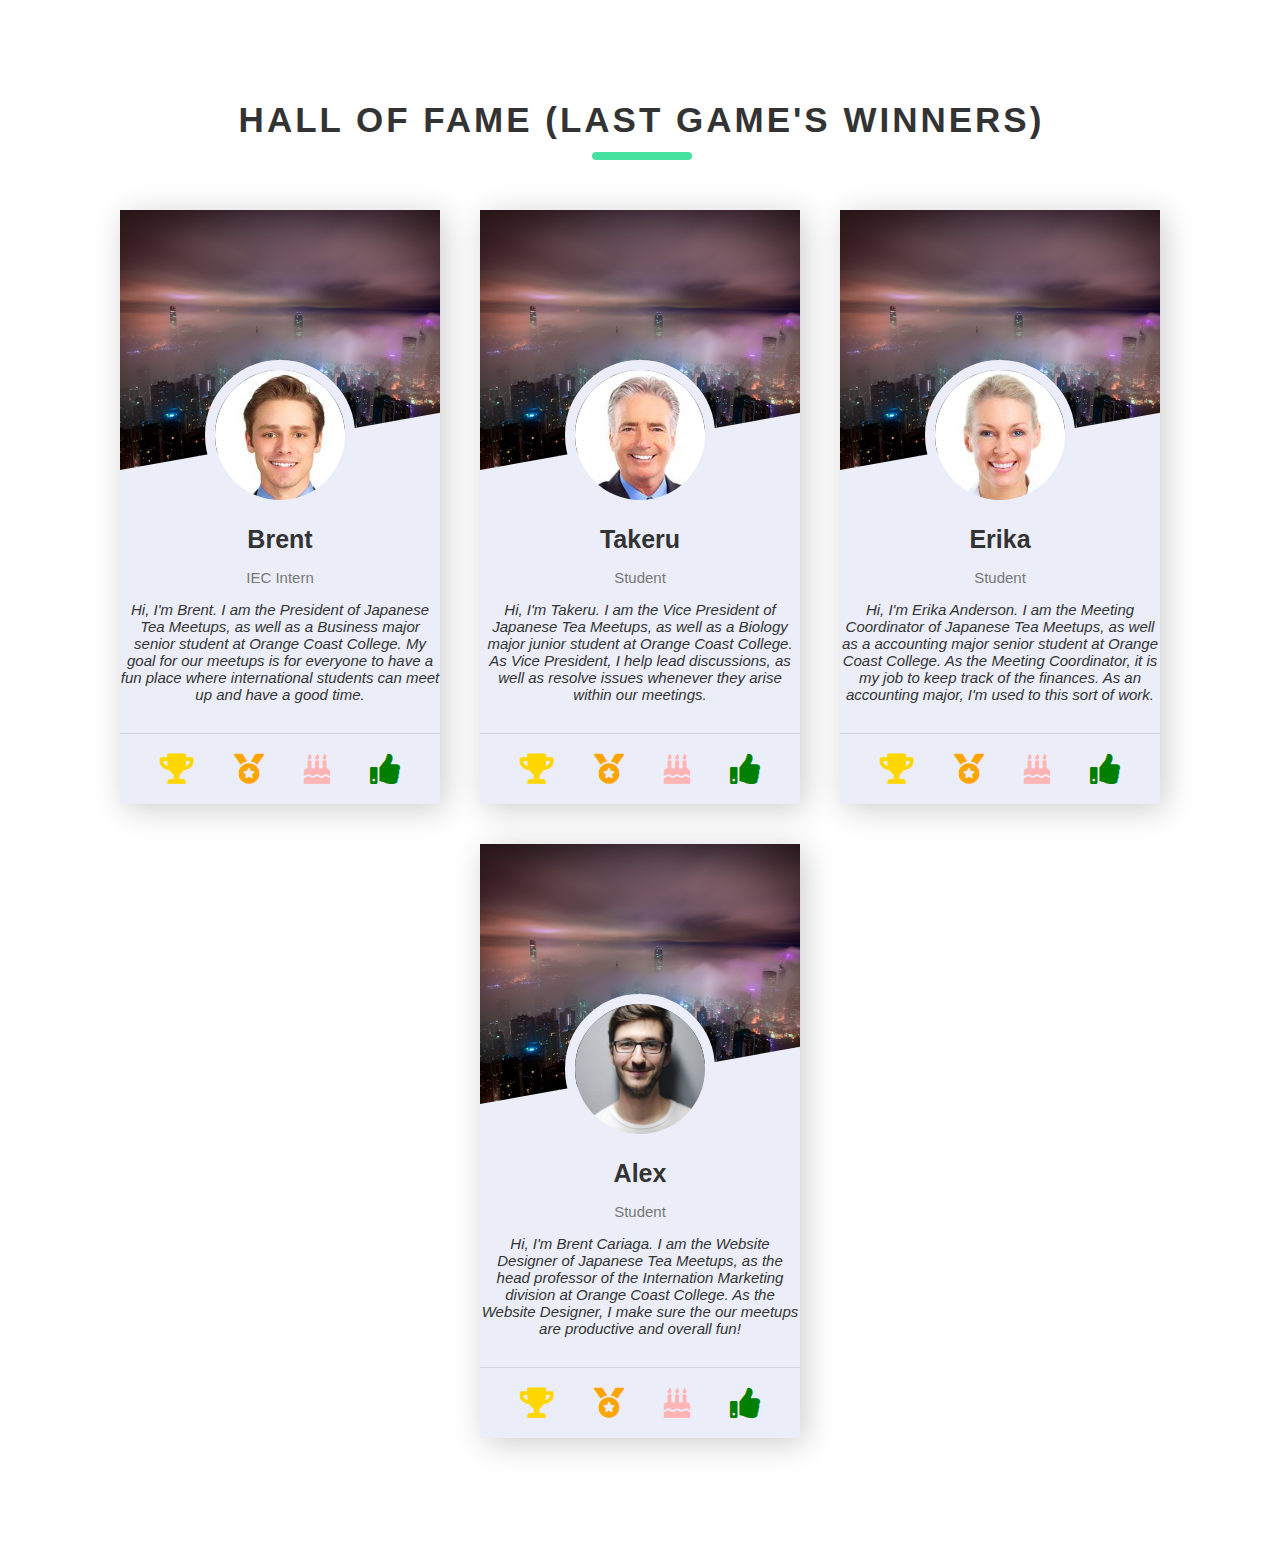
<file: html/hall_of_fame.html>
<!DOCTYPE html>
<html lang="en">
  <head>
    <meta charset="UTF-8" />
    <meta name="viewport" content="width=device-width, initial-scale=1.0" />

    <!-- Favicon -->
    <link
      rel="apple-touch-icon"
      sizes="180x180"
      href="../hall_of_fame-files/favicon3/apple-touch-icon.png"
    />
    <link
      rel="icon"
      type="image/png"
      sizes="32x32"
      href="../hall_of_fame-files/favicon3/favicon-32x32.png"
    />
    <link
      rel="icon"
      type="image/png"
      sizes="16x16"
      href="../hall_of_fame-files/favicon3/favicon-16x16.png"
    />
    <!-- 
    <link
      rel="manifest"
      href="../hall_of_fame-files/favicon/site.webmanifest"
    />
    -->
    <link rel="icon" href="../hall_of_fame-files/favicon/favicon.ico" />
    <!-- Favicon -->

    <link
      rel="stylesheet"
      href="https://use.fontawesome.com/releases/v5.6.3/css/all.css"
    />
    <link rel="stylesheet" href="../hall_of_fame-files/css/style.css" />
    <title>Hall of Fame</title>
  </head>
  <body>
    <section id="card-new">
      <div class="container">
        <h1 class="heading-new">Hall of Fame (Last Game's Winners)</h1>
        <div class="card-new-wrapper">
          <!-- Card 1 -->
          <div class="card-new">
            <img
              src="../hall_of_fame-files/img/card-bg.jpg"
              alt="card-new background"
              class="card-new-img"
            />
            <img
              src="../hall_of_fame-files/img/profile2.jpg"
              alt="profile image"
              class="profile-img-new"
            />
            <h1>Brent</h1>
            <!-- <p class="job-title-new">President</p> -->
            <!-- <p class="job-title-new">Speaker of the House</p> -->
            <p class="job-title-new">IEC Intern</p>
            <p class="about-new">
              Hi, I'm Brent. I am the President of Japanese Tea Meetups, as well
              as a Business major senior student at Orange Coast College. My
              goal for our meetups is for everyone to have a fun place where
              international students can meet up and have a good time.
            </p>
            <ul class="social-media-new">
              <li>
                <a href="#" class="ahref-new team"
                  ><i class="fas fa-trophy"></i
                ></a>
              </li>
              <li>
                <a href="#" class="ahref-new team"
                  ><i class="fas fa-medal"></i
                ></a>
              </li>
              <li>
                <a href="#" class="ahref-new team"
                  ><i class="fas fa-birthday-cake"></i
                ></a>
              </li>
              <li>
                <a href="#" class="ahref-new team"
                  ><i class="fas fa-thumbs-up"></i
                ></a>
              </li>
            </ul>
          </div>
          <!-- Card 2 -->
          <div class="card-new">
            <img
              src="../hall_of_fame-files/img/card-bg.jpg"
              alt="card-new background"
              class="card-new-img"
            />
            <img
              src="../hall_of_fame-files/img/profile4.jpg"
              alt="profile image"
              class="profile-img-new"
            />
            <h1>Takeru</h1>
            <!-- <p class="job-title-new">Vice President</p> -->
            <!-- <p class="job-title-new">Majority Leader</p> -->
            <p class="job-title-new">Student</p>
            <p class="about-new">
              Hi, I'm Takeru. I am the Vice President of Japanese Tea Meetups,
              as well as a Biology major junior student at Orange Coast College.
              As Vice President, I help lead discussions, as well as resolve
              issues whenever they arise within our meetings.
            </p>
            <ul class="social-media-new">
              <li>
                <a href="#" class="ahref-new team"
                  ><i class="fas fa-trophy"></i
                ></a>
              </li>
              <li>
                <a href="#" class="ahref-new team"
                  ><i class="fas fa-medal"></i
                ></a>
              </li>
              <li>
                <a href="#" class="ahref-new team"
                  ><i class="fas fa-birthday-cake"></i
                ></a>
              </li>
              <li>
                <a href="#" class="ahref-new team"
                  ><i class="fas fa-thumbs-up"></i
                ></a>
              </li>
            </ul>
          </div>
          <!-- Card 3 -->
          <div class="card-new">
            <img
              src="../hall_of_fame-files/img/card-bg.jpg"
              alt="card-new background"
              class="card-new-img"
            />
            <img
              src="../hall_of_fame-files/img/profile3.jpg"
              alt="profile image"
              class="profile-img-new"
            />
            <h1>Erika</h1>
            <!-- <p class="job-title-new">Treasurer</p> -->
            <!-- <p class="job-title-new">Majority Whip</p> -->
            <p class="job-title-new">Student</p>
            <p class="about-new">
              Hi, I'm Erika Anderson. I am the Meeting Coordinator of Japanese
              Tea Meetups, as well as a accounting major senior student at
              Orange Coast College. As the Meeting Coordinator, it is my job to
              keep track of the finances. As an accounting major, I'm used to
              this sort of work.
            </p>
            <ul class="social-media-new">
              <li>
                <a href="#" class="ahref-new team"
                  ><i class="fas fa-trophy"></i
                ></a>
              </li>
              <li>
                <a href="#" class="ahref-new team"
                  ><i class="fas fa-medal"></i
                ></a>
              </li>
              <li>
                <a href="#" class="ahref-new team"
                  ><i class="fas fa-birthday-cake"></i
                ></a>
              </li>
              <li>
                <a href="#" class="ahref-new team"
                  ><i class="fas fa-thumbs-up"></i
                ></a>
              </li>
            </ul>
          </div>
          <!-- Card 4 -->
          <div class="card-new">
            <img
              src="../hall_of_fame-files/img/card-bg.jpg"
              alt="card-new background"
              class="card-new-img"
            />
            <img
              src="../hall_of_fame-files/img/profile1.jpg"
              alt="profile image"
              class="profile-img-new"
            />
            <h1>Alex</h1>
            <!-- <p class="job-title-new">Club Advisor</p> -->
            <!-- <p class="job-title-new">Assistant Leader</p> -->
            <p class="job-title-new">Student</p>
            <p class="about-new">
              Hi, I'm Brent Cariaga. I am the Website Designer of Japanese Tea
              Meetups, as the head professor of the Internation Marketing
              division at Orange Coast College. As the Website Designer, I make
              sure the our meetups are productive and overall fun!
            </p>
            <ul class="social-media-new">
              <li>
                <a href="#" class="ahref-new team"
                  ><i class="fas fa-trophy"></i
                ></a>
              </li>
              <li>
                <a href="#" class="ahref-new team"
                  ><i class="fas fa-medal"></i
                ></a>
              </li>
              <li>
                <a href="#" class="ahref-new team"
                  ><i class="fas fa-birthday-cake"></i
                ></a>
              </li>
              <li>
                <a href="#" class="ahref-new team"
                  ><i class="fas fa-thumbs-up"></i
                ></a>
              </li>
            </ul>
          </div>
        </div>
      </div>
    </section>
  </body>
</html>
</file>
<file: hall_of_fame-files/css/style.css>
*,
section#card-new {
  margin: 0;
  padding: 0;
  box-sizing: border-box;
}

html,
section#card-new {
  font-size: 10px !important;
  font-family: "Roboto", sans-serif !important;
}

body,
section#card-new {
  overflow-x: hidden;
}

a.team {
  text-decoration: none;
  color: #fff;
}

section#card-new {
  padding: 10rem 0 !important;
  background-color: #fff;
}

.heading-new {
  text-transform: uppercase;
  font-size: 3.5rem !important;
  letter-spacing: 3px;
  margin-right: -3px;
  margin-bottom: 5rem;
  text-align: center;
  color: #333 !important;
  position: relative;
}

.heading-new::after {
  content: "";
  width: 10rem;
  height: 0.8rem;
  background-color: #45e19f;
  position: absolute;
  bottom: -2rem;
  left: 50%;
  transform: translateX(-50%);
  border-radius: 2rem;
}

.card-new-wrapper {
  display: flex;
  align-items: center;
  align-content: center;
  flex-direction: column;
}

.card-new {
  width: 32rem;
  background-color: #ebeef8;
  display: flex;
  flex-direction: column;
  align-items: center;
  justify-content: center;
  margin: 2rem 0;
  box-shadow: 0.5rem 0.5rem 3rem rgba(0, 0, 0, 0.2);
}

.card-new .card-new-img {
  width: 100%;
  height: 26rem;
  object-fit: cover;
  -webkit-clip-path: polygon(0 0, 100% 0, 100% 78%, 0% 100%);
  clip-path: polygon(0 0, 100% 0, 100% 78%, 0% 100%);
}

.profile-img-new {
  width: 15rem;
  height: 15rem;
  object-fit: cover;
  border-radius: 50%;
  margin-top: -11rem;
  z-index: 999;
  border: 1rem solid #ebeef8;
}

.card-new h1 {
  font-size: 2.5rem !important;
  color: #333 !important;
  margin: 1.5rem 0 !important;
}

.job-title-new {
  color: #777;
  font-size: 1.5rem;
  font-weight: 300;
}

.about-new {
  font-size: 1.5rem;
  margin: 1.5rem 0;
  font-style: italic;
  text-align: center;
  color: #333;
}

.card-new .btn-new {
  padding: 1rem 2.5rem;
  background-color: #445ae3;
  border-radius: 2rem;
  margin: 1rem 0;
  text-transform: uppercase;
  color: #eee;
  font-size: 1.4rem;
  transition: all 0.5s;
}

.card-new .btn-new:hover {
  transform: translateY(-2px);
  box-shadow: 0.5rem 0.5rem 2rem rgba(0, 0, 0, 0.2);
}

.card-new .btn-new:active {
  transform: translateY(0);
  box-shadow: none;
}

.social-media-new {
  width: 100%;
  list-style: none;
  display: flex;
  justify-content: space-evenly;
  padding: 2rem 0;
  margin-top: 1.5rem;
  border-top: 1px solid rgba(0, 0, 0, 0.1);
}

.social-media-new i {
  font-size: 3rem;
  transition: color 0.5s;
}

/* 
.fa-facebook-square {
  color: #3b5999;
}
*/

.fa-trophy {
  color: #ffd700;
  /* color: #cfb53b; */
}

/* 
.fa-twitter-square {
  color: #55acee;
}
*/

.fa-medal {
  color: #ffa500;
}

/* 
.fa-instagram {
  color: #e6683c;
}
*/

.fa-birthday-cake {
  color: #ffb4b4;
}

/* 
.fa-google-plus-square {
  color: #dd4b39;
}
*/

.fa-thumbs-up {
  color: green;
}

/* Change later ? */
.fa-facebook-square:hover,
.fa-twitter-square:hover,
.fa-instagram:hover,
.fa-google-plus-square:hover {
  color: #45e19f;
}

@media screen and (min-width: 700px) {
  .card-new-wrapper {
    flex-direction: row;
    flex-wrap: wrap;
    justify-content: center;
    align-items: center;
  }

  .card-new {
    margin: 2rem;
    transition: transform 0.5s;
  }

  /* Change later ? */
  @keyframes fadeIn {
    from {
      opacity: 0;
    }
    to {
      opacity: 1;
    }
  }

  .card-new:nth-child(1) {
    animation: fadeIn 0.25s 0.25s backwards;
  }

  .card-new:nth-child(2) {
    animation: fadeIn 0.25s 0.5s backwards;
  }
  .card-new:nth-child(3) {
    animation: fadeIn 0.25s 0.75s backwards;
  }
  .card-new:nth-child(4) {
    animation: fadeIn 0.25s 1s backwards;
  }

  .card-new:hover {
    transform: scale(1.05);
  }
}
</file>
